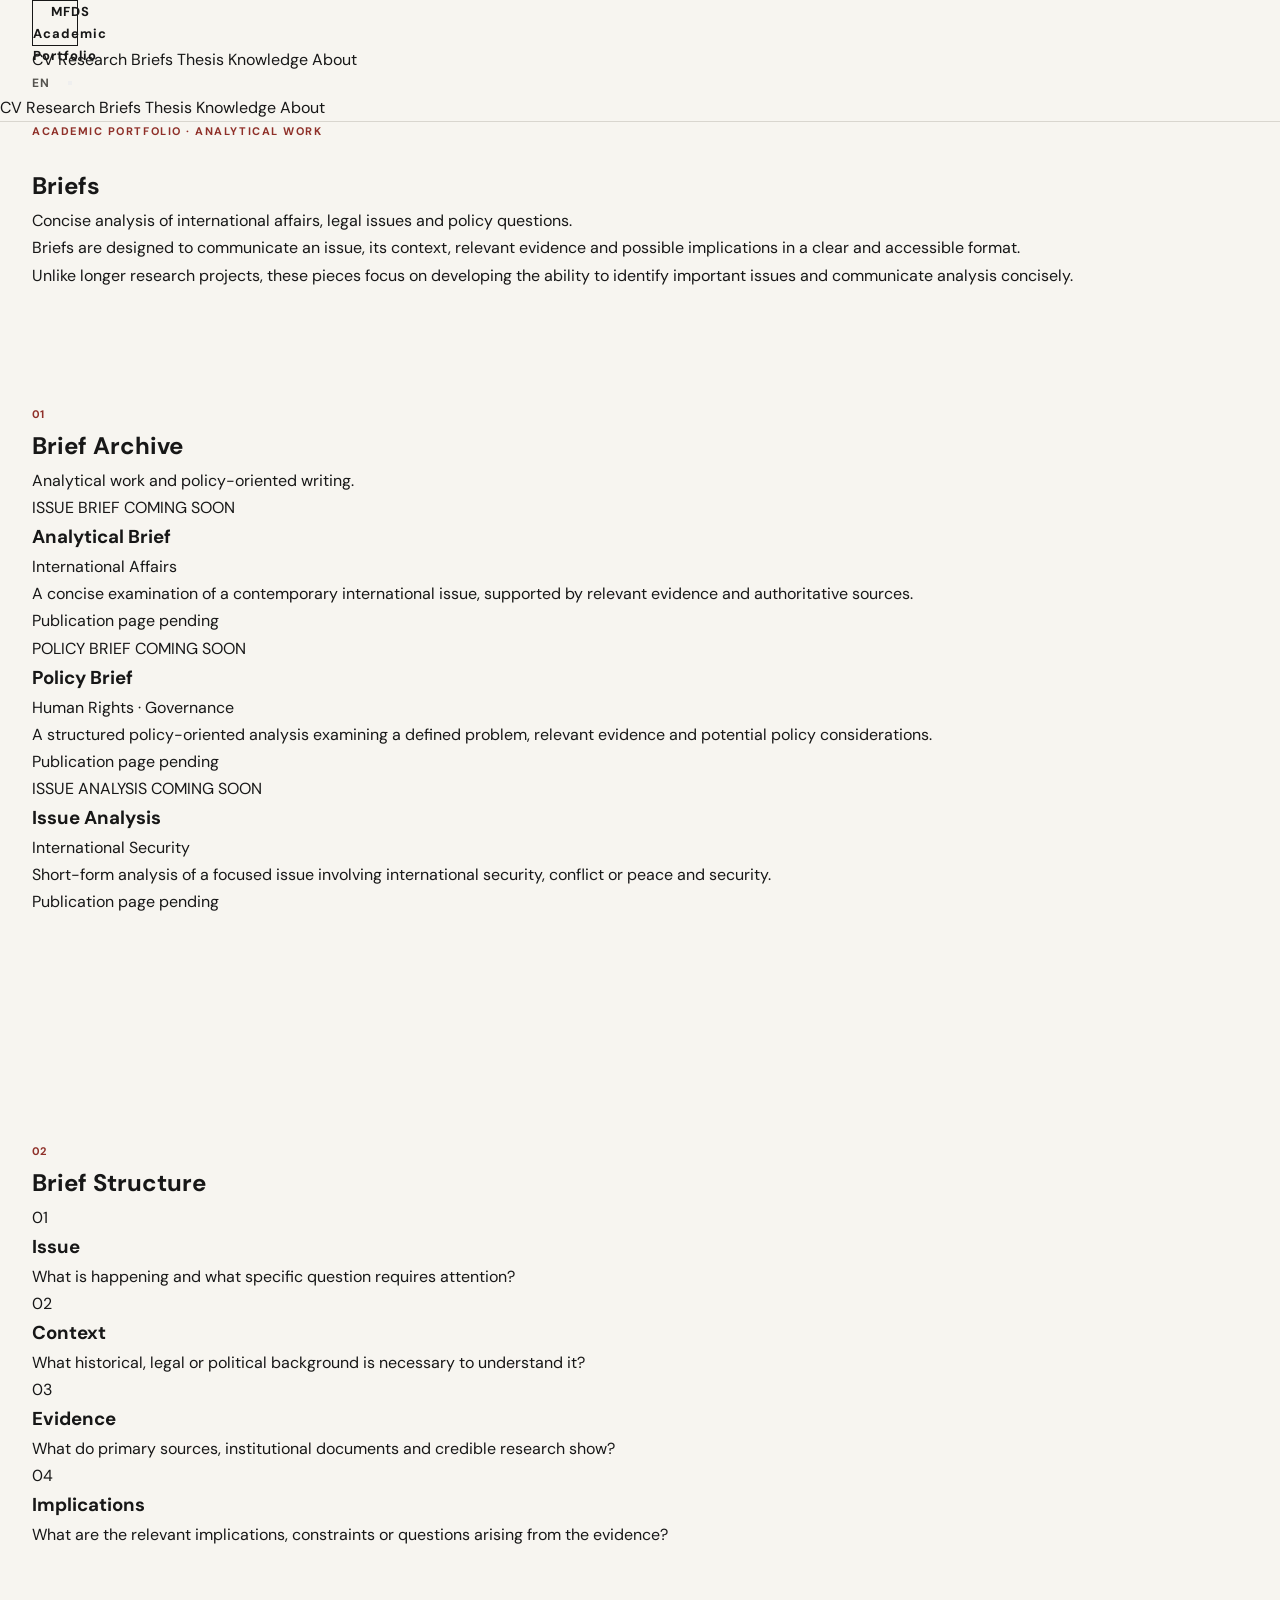
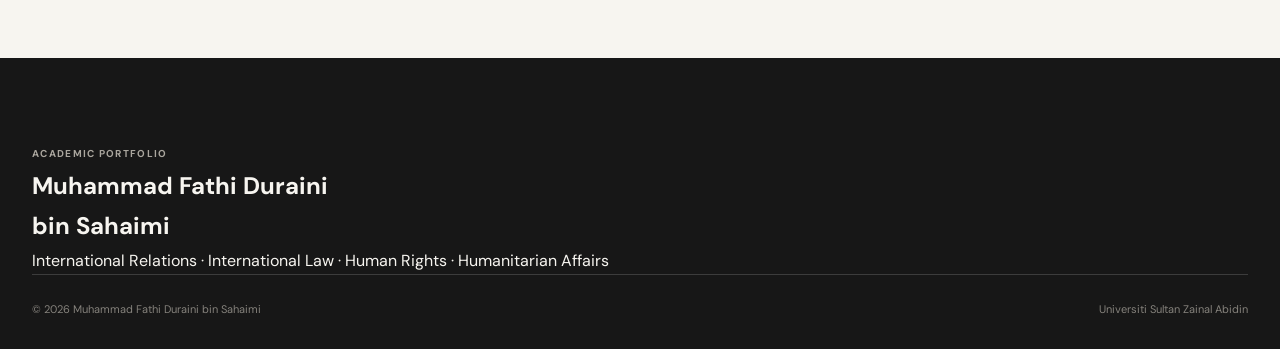
<file: brief/index.html>
<!DOCTYPE html>
<html lang="en">
<head>
    <meta charset="UTF-8">
    <meta name="viewport" content="width=device-width, initial-scale=1.0">

    <title>Briefs | Muhammad Fathi Duraini bin Sahaimi</title>

    <meta
        name="description"
        content="Analytical and policy briefs by Muhammad Fathi Duraini bin Sahaimi."
    >

    <link rel="preconnect" href="https://fonts.googleapis.com">
    <link rel="preconnect" href="https://fonts.gstatic.com" crossorigin>

    <link
        href="https://fonts.googleapis.com/css2?family=DM+Sans:wght@400;500;600;700&family=Playfair+Display:wght@500;600;700&display=swap"
        rel="stylesheet"
    >

    <link rel="stylesheet" href="../assets/css/main.css">
</head>

<body>

<header class="site-header">
    <div class="container header-inner">

        <a href="../index.html" class="site-logo">
            <span class="logo-mark">MFDS</span>
            <span class="logo-text">Academic Portfolio</span>
        </a>

        <nav class="desktop-nav" aria-label="Primary navigation">
            <a href="../index.html">CV</a>
            <a href="../research/index.html">Research</a>
            <a href="./index.html" class="active">Briefs</a>
            <a href="../thesis/index.html">Thesis</a>
            <a href="../knowledge/index.html">Knowledge</a>
            <a href="../about/index.html">About</a>
        </nav>

        <div class="header-actions">

            <button class="language-button" type="button">
                EN
            </button>

            <button
                class="mobile-menu-button"
                type="button"
                aria-label="Open navigation"
                aria-expanded="false"
            >
                <span></span>
                <span></span>
            </button>

        </div>

    </div>

    <div class="mobile-nav">
        <a href="../index.html">CV</a>
        <a href="../research/index.html">Research</a>
        <a href="./index.html">Briefs</a>
        <a href="../thesis/index.html">Thesis</a>
        <a href="../knowledge/index.html">Knowledge</a>
        <a href="../about/index.html">About</a>
    </div>
</header>


<main>

<section class="research-hero">

    <div class="container">

        <div class="eyebrow reveal-element">
            ACADEMIC PORTFOLIO · ANALYTICAL WORK
        </div>

        <h1 class="research-title reveal-element">
            Briefs
        </h1>

        <div class="research-intro-grid">

            <p class="research-lead reveal-element">
                Concise analysis of international affairs,
                legal issues and policy questions.
            </p>

            <div class="research-description reveal-element">

                <p>
                    Briefs are designed to communicate an issue,
                    its context, relevant evidence and possible
                    implications in a clear and accessible format.
                </p>

                <p>
                    Unlike longer research projects, these pieces
                    focus on developing the ability to identify
                    important issues and communicate analysis concisely.
                </p>

            </div>

        </div>

    </div>

</section>


<section class="research-archive section">

    <div class="container">

        <div class="section-heading-row">

            <div>
                <span class="section-number">01</span>

                <h2>
                    Brief Archive
                </h2>
            </div>

            <p>
                Analytical work and policy-oriented writing.
            </p>

        </div>


        <!--
            DUPLICATE THIS ARTICLE FOR EVERY
            REAL BRIEF YOU PUBLISH.
        -->

        <article class="research-entry reveal-element">

            <div class="research-entry-meta">

                <span>
                    ISSUE BRIEF
                </span>

                <span>
                    COMING SOON
                </span>

            </div>

            <div class="research-entry-main">

                <div>

                    <h3>
                        Analytical Brief
                    </h3>

                    <p class="research-entry-topic">
                        International Affairs
                    </p>

                </div>

                <div class="research-entry-description">

                    <p>
                        A concise examination of a contemporary
                        international issue, supported by relevant
                        evidence and authoritative sources.
                    </p>

                    <span class="archive-status">
                        Publication page pending
                    </span>

                </div>

            </div>

        </article>


        <article class="research-entry reveal-element">

            <div class="research-entry-meta">

                <span>
                    POLICY BRIEF
                </span>

                <span>
                    COMING SOON
                </span>

            </div>

            <div class="research-entry-main">

                <div>

                    <h3>
                        Policy Brief
                    </h3>

                    <p class="research-entry-topic">
                        Human Rights · Governance
                    </p>

                </div>

                <div class="research-entry-description">

                    <p>
                        A structured policy-oriented analysis examining
                        a defined problem, relevant evidence and
                        potential policy considerations.
                    </p>

                    <span class="archive-status">
                        Publication page pending
                    </span>

                </div>

            </div>

        </article>


        <article class="research-entry reveal-element">

            <div class="research-entry-meta">

                <span>
                    ISSUE ANALYSIS
                </span>

                <span>
                    COMING SOON
                </span>

            </div>

            <div class="research-entry-main">

                <div>

                    <h3>
                        Issue Analysis
                    </h3>

                    <p class="research-entry-topic">
                        International Security
                    </p>

                </div>

                <div class="research-entry-description">

                    <p>
                        Short-form analysis of a focused issue
                        involving international security,
                        conflict or peace and security.
                    </p>

                    <span class="archive-status">
                        Publication page pending
                    </span>

                </div>

            </div>

        </article>

    </div>

</section>


<section class="research-method section">

    <div class="container">

        <div class="method-layout">

            <div>

                <span class="section-number">02</span>

                <h2>
                    Brief Structure
                </h2>

            </div>


            <div class="method-content">

                <div class="method-item reveal-element">

                    <span>01</span>

                    <div>
                        <h3>Issue</h3>

                        <p>
                            What is happening and what specific
                            question requires attention?
                        </p>
                    </div>

                </div>


                <div class="method-item reveal-element">

                    <span>02</span>

                    <div>
                        <h3>Context</h3>

                        <p>
                            What historical, legal or political
                            background is necessary to understand it?
                        </p>
                    </div>

                </div>


                <div class="method-item reveal-element">

                    <span>03</span>

                    <div>
                        <h3>Evidence</h3>

                        <p>
                            What do primary sources, institutional
                            documents and credible research show?
                        </p>
                    </div>

                </div>


                <div class="method-item reveal-element">

                    <span>04</span>

                    <div>
                        <h3>Implications</h3>

                        <p>
                            What are the relevant implications,
                            constraints or questions arising from
                            the evidence?
                        </p>
                    </div>

                </div>

            </div>

        </div>

    </div>

</section>

</main>


<footer class="site-footer">

    <div class="container">

        <div class="footer-top">

            <div>

                <span class="footer-label">
                    ACADEMIC PORTFOLIO
                </span>

                <h2>
                    Muhammad Fathi Duraini<br>
                    bin Sahaimi
                </h2>

            </div>

            <div class="footer-note">

                <p>
                    International Relations · International Law ·
                    Human Rights · Humanitarian Affairs
                </p>

            </div>

        </div>


        <div class="footer-bottom">

            <span>
                © <span class="current-year">2026</span>
                Muhammad Fathi Duraini bin Sahaimi
            </span>

            <span>
                Universiti Sultan Zainal Abidin
            </span>

        </div>

    </div>

</footer>


<script src="../assets/js/main.js"></script>

</body>
</html>
</file>
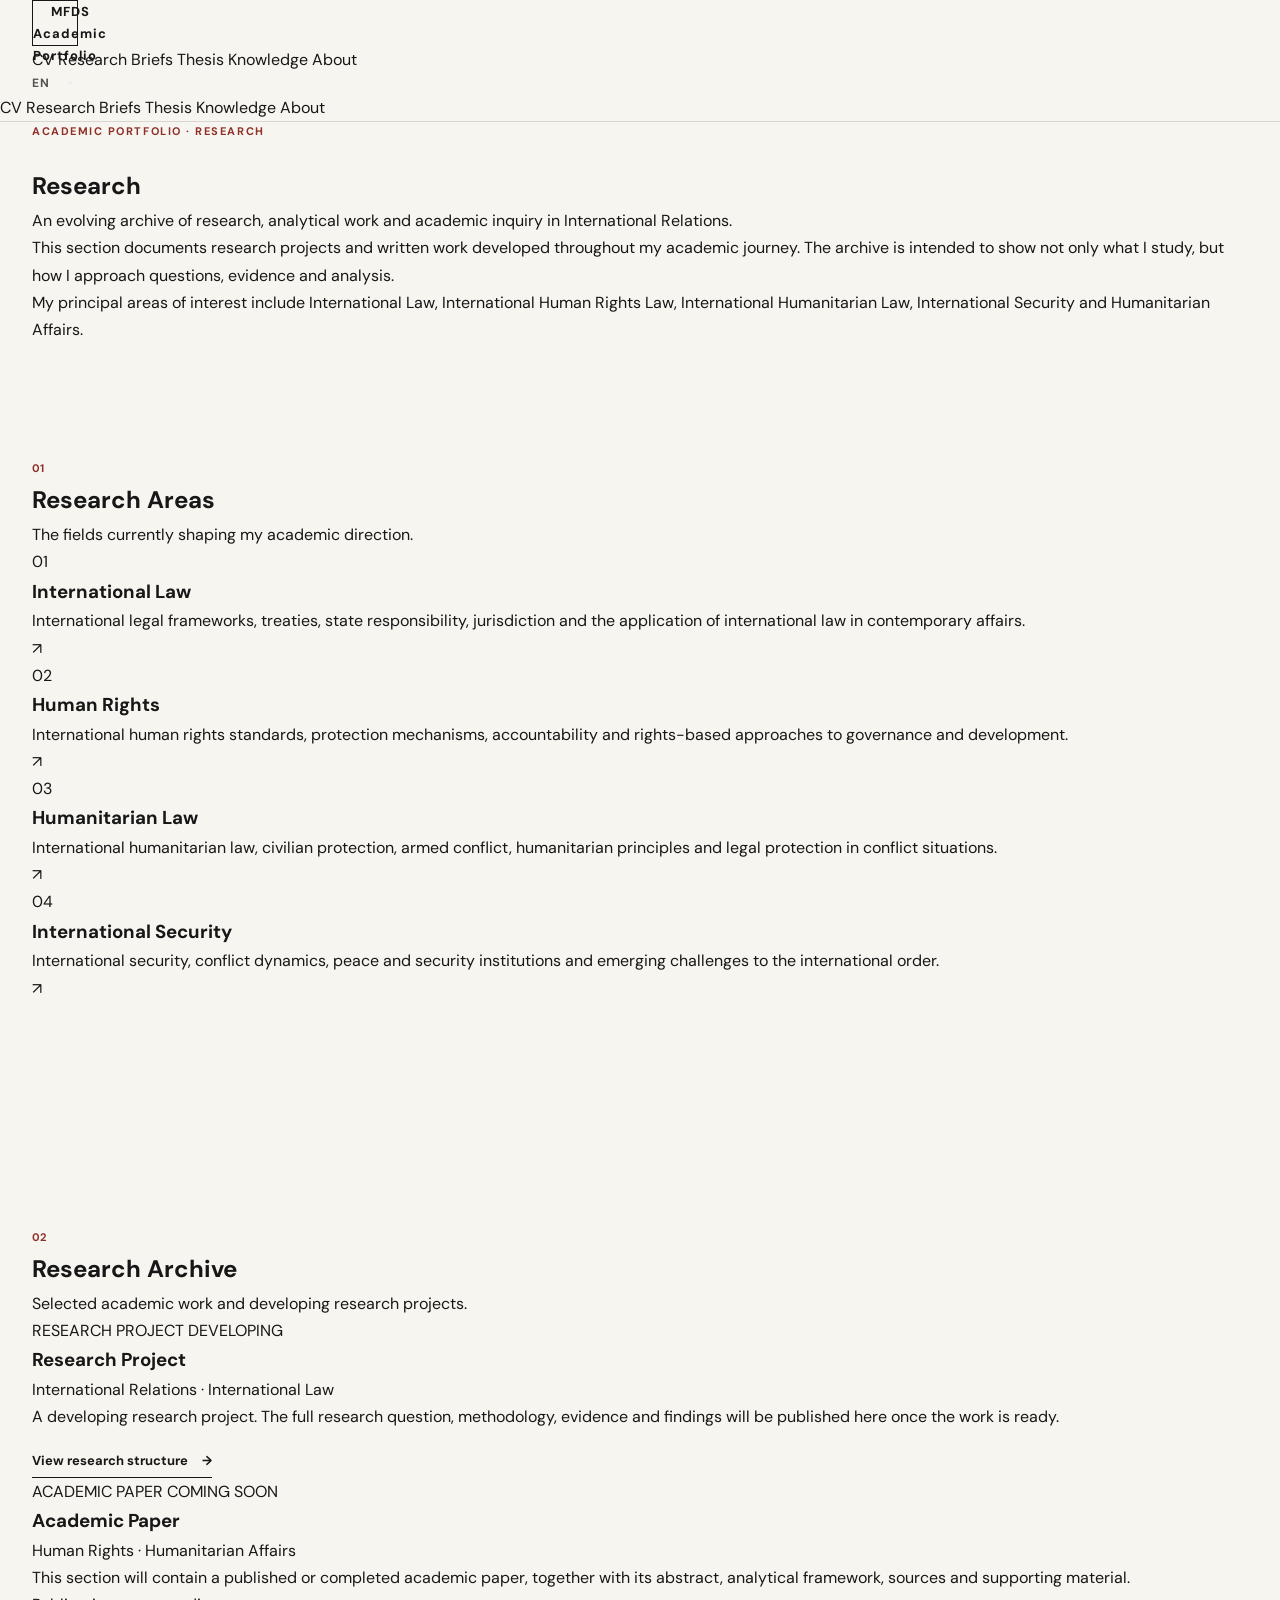
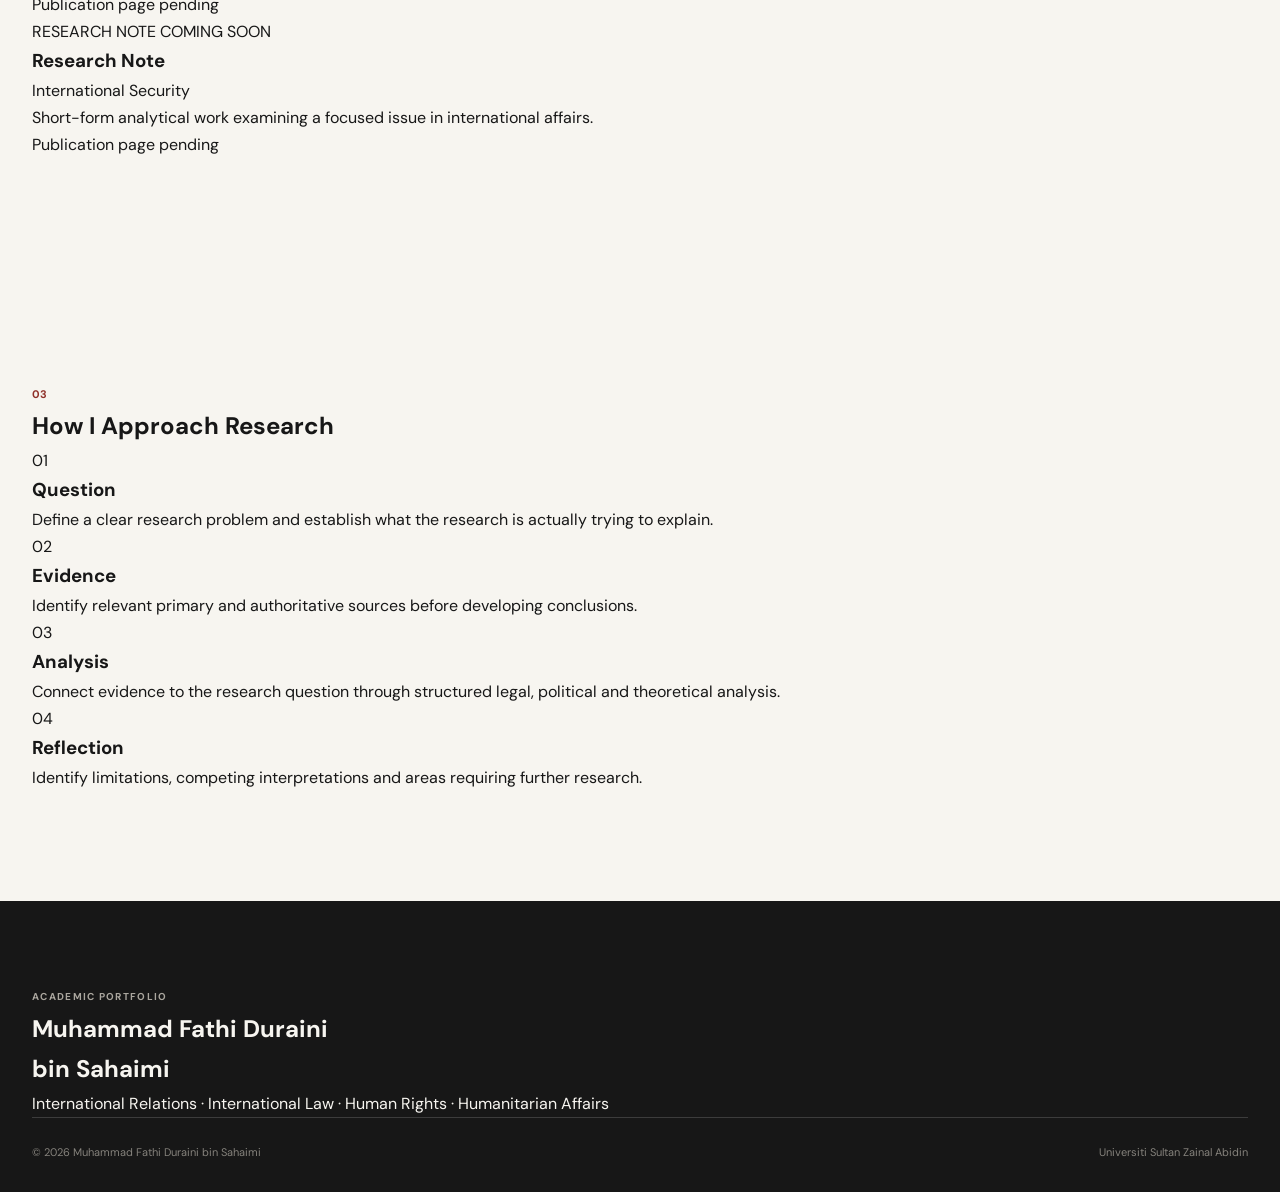
<file: research/index.html>
<!DOCTYPE html>
<html lang="en">
<head>
    <meta charset="UTF-8">

    <meta name="viewport" content="width=device-width, initial-scale=1.0">

    <title>Research | Muhammad Fathi Duraini bin Sahaimi</title>

    <meta
        name="description"
        content="Research archive of Muhammad Fathi Duraini bin Sahaimi, Bachelor of International Relations student at Universiti Sultan Zainal Abidin."
    >

    <link rel="preconnect" href="https://fonts.googleapis.com">
    <link rel="preconnect" href="https://fonts.gstatic.com" crossorigin>

    <link
        href="https://fonts.googleapis.com/css2?family=DM+Sans:wght@400;500;600;700&family=Playfair+Display:wght@500;600;700&display=swap"
        rel="stylesheet"
    >

    <link rel="stylesheet" href="../assets/css/main.css">
</head>

<body>

<!-- =========================================
     HEADER
========================================= -->

<header class="site-header">
    <div class="container header-inner">

        <a href="../index.html" class="site-logo" aria-label="Muhammad Fathi Duraini home">
            <span class="logo-mark">MFDS</span>
            <span class="logo-text">Academic Portfolio</span>
        </a>

        <nav class="desktop-nav" aria-label="Primary navigation">

            <a href="../index.html">CV</a>

            <a href="./index.html" class="active">Research</a>

            <a href="../briefs/index.html">Briefs</a>

            <a href="../thesis/index.html">Thesis</a>

            <a href="../knowledge/index.html">Knowledge</a>

            <a href="../about/index.html">About</a>

        </nav>

        <div class="header-actions">

            <button
                class="language-button"
                type="button"
                aria-label="Language"
            >
                EN
            </button>

            <button
                class="mobile-menu-button"
                type="button"
                aria-label="Open navigation"
                aria-expanded="false"
            >
                <span></span>
                <span></span>
            </button>

        </div>

    </div>

    <div class="mobile-nav">

        <a href="../index.html">CV</a>

        <a href="./index.html">Research</a>

        <a href="../briefs/index.html">Briefs</a>

        <a href="../thesis/index.html">Thesis</a>

        <a href="../knowledge/index.html">Knowledge</a>

        <a href="../about/index.html">About</a>

    </div>
</header>


<main>

<!-- =========================================
     PAGE INTRO
========================================= -->

<section class="research-hero">

    <div class="container">

        <div class="eyebrow reveal-element">
            ACADEMIC PORTFOLIO · RESEARCH
        </div>

        <h1 class="research-title reveal-element">
            Research
        </h1>

        <div class="research-intro-grid">

            <p class="research-lead reveal-element">
                An evolving archive of research, analytical work and
                academic inquiry in International Relations.
            </p>

            <div class="research-description reveal-element">

                <p>
                    This section documents research projects and written
                    work developed throughout my academic journey.
                    The archive is intended to show not only what I study,
                    but how I approach questions, evidence and analysis.
                </p>

                <p>
                    My principal areas of interest include International Law,
                    International Human Rights Law, International Humanitarian
                    Law, International Security and Humanitarian Affairs.
                </p>

            </div>

        </div>

    </div>

</section>


<!-- =========================================
     RESEARCH AREAS
========================================= -->

<section class="research-areas section">

    <div class="container">

        <div class="section-heading-row">

            <div>
                <span class="section-number">01</span>

                <h2>
                    Research Areas
                </h2>
            </div>

            <p>
                The fields currently shaping my academic direction.
            </p>

        </div>


        <div class="research-area-grid">

            <article class="research-area-card reveal-element">

                <span class="research-area-number">01</span>

                <h3>
                    International Law
                </h3>

                <p>
                    International legal frameworks, treaties,
                    state responsibility, jurisdiction and the
                    application of international law in contemporary affairs.
                </p>

                <span class="area-arrow">↗</span>

            </article>


            <article class="research-area-card reveal-element">

                <span class="research-area-number">02</span>

                <h3>
                    Human Rights
                </h3>

                <p>
                    International human rights standards, protection
                    mechanisms, accountability and rights-based approaches
                    to governance and development.
                </p>

                <span class="area-arrow">↗</span>

            </article>


            <article class="research-area-card reveal-element">

                <span class="research-area-number">03</span>

                <h3>
                    Humanitarian Law
                </h3>

                <p>
                    International humanitarian law, civilian protection,
                    armed conflict, humanitarian principles and
                    legal protection in conflict situations.
                </p>

                <span class="area-arrow">↗</span>

            </article>


            <article class="research-area-card reveal-element">

                <span class="research-area-number">04</span>

                <h3>
                    International Security
                </h3>

                <p>
                    International security, conflict dynamics,
                    peace and security institutions and emerging
                    challenges to the international order.
                </p>

                <span class="area-arrow">↗</span>

            </article>

        </div>

    </div>

</section>


<!-- =========================================
     RESEARCH ARCHIVE
========================================= -->

<section class="research-archive section">

    <div class="container">

        <div class="section-heading-row">

            <div>

                <span class="section-number">02</span>

                <h2>
                    Research Archive
                </h2>

            </div>

            <p>
                Selected academic work and developing research projects.
            </p>

        </div>


        <!--
            IMPORTANT:
            Do not invent research projects here.

            Duplicate this article whenever a real
            research project is ready to publish.
        -->

        <article class="research-entry reveal-element">

            <div class="research-entry-meta">

                <span>
                    RESEARCH PROJECT
                </span>

                <span>
                    DEVELOPING
                </span>

            </div>


            <div class="research-entry-main">

                <div>

                    <h3>
                        Research Project
                    </h3>

                    <p class="research-entry-topic">
                        International Relations · International Law
                    </p>

                </div>


                <div class="research-entry-description">

                    <p>
                        A developing research project. The full research
                        question, methodology, evidence and findings will
                        be published here once the work is ready.
                    </p>

                    <a
                        href="./publications/template.html"
                        class="text-button"
                    >
                        View research structure
                        <span>→</span>
                    </a>

                </div>

            </div>

        </article>


        <!-- SECOND ENTRY -->

        <article class="research-entry reveal-element">

            <div class="research-entry-meta">

                <span>
                    ACADEMIC PAPER
                </span>

                <span>
                    COMING SOON
                </span>

            </div>


            <div class="research-entry-main">

                <div>

                    <h3>
                        Academic Paper
                    </h3>

                    <p class="research-entry-topic">
                        Human Rights · Humanitarian Affairs
                    </p>

                </div>


                <div class="research-entry-description">

                    <p>
                        This section will contain a published or completed
                        academic paper, together with its abstract,
                        analytical framework, sources and supporting material.
                    </p>

                    <span class="archive-status">
                        Publication page pending
                    </span>

                </div>

            </div>

        </article>


        <!-- THIRD ENTRY -->

        <article class="research-entry reveal-element">

            <div class="research-entry-meta">

                <span>
                    RESEARCH NOTE
                </span>

                <span>
                    COMING SOON
                </span>

            </div>


            <div class="research-entry-main">

                <div>

                    <h3>
                        Research Note
                    </h3>

                    <p class="research-entry-topic">
                        International Security
                    </p>

                </div>


                <div class="research-entry-description">

                    <p>
                        Short-form analytical work examining a focused
                        issue in international affairs.
                    </p>

                    <span class="archive-status">
                        Publication page pending
                    </span>

                </div>

            </div>

        </article>

    </div>

</section>


<!-- =========================================
     RESEARCH METHOD
========================================= -->

<section class="research-method section">

    <div class="container">

        <div class="method-layout">

            <div>

                <span class="section-number">03</span>

                <h2>
                    How I Approach Research
                </h2>

            </div>


            <div class="method-content">

                <div class="method-item reveal-element">

                    <span>01</span>

                    <div>

                        <h3>
                            Question
                        </h3>

                        <p>
                            Define a clear research problem and establish
                            what the research is actually trying to explain.
                        </p>

                    </div>

                </div>


                <div class="method-item reveal-element">

                    <span>02</span>

                    <div>

                        <h3>
                            Evidence
                        </h3>

                        <p>
                            Identify relevant primary and authoritative
                            sources before developing conclusions.
                        </p>

                    </div>

                </div>


                <div class="method-item reveal-element">

                    <span>03</span>

                    <div>

                        <h3>
                            Analysis
                        </h3>

                        <p>
                            Connect evidence to the research question
                            through structured legal, political and
                            theoretical analysis.
                        </p>

                    </div>

                </div>


                <div class="method-item reveal-element">

                    <span>04</span>

                    <div>

                        <h3>
                            Reflection
                        </h3>

                        <p>
                            Identify limitations, competing interpretations
                            and areas requiring further research.
                        </p>

                    </div>

                </div>

            </div>

        </div>

    </div>

</section>


<!-- =========================================
     FOOTER
========================================= -->

<footer class="site-footer">

    <div class="container">

        <div class="footer-top">

            <div>

                <span class="footer-label">
                    ACADEMIC PORTFOLIO
                </span>

                <h2>
                    Muhammad Fathi Duraini<br>
                    bin Sahaimi
                </h2>

            </div>

            <div class="footer-note">

                <p>
                    International Relations · International Law ·
                    Human Rights · Humanitarian Affairs
                </p>

            </div>

        </div>


        <div class="footer-bottom">

            <span>
                © <span class="current-year">2026</span>
                Muhammad Fathi Duraini bin Sahaimi
            </span>

            <span>
                Universiti Sultan Zainal Abidin
            </span>

        </div>

    </div>

</footer>

</main>


<script src="../assets/js/main.js"></script>

</body>
</html>
</file>
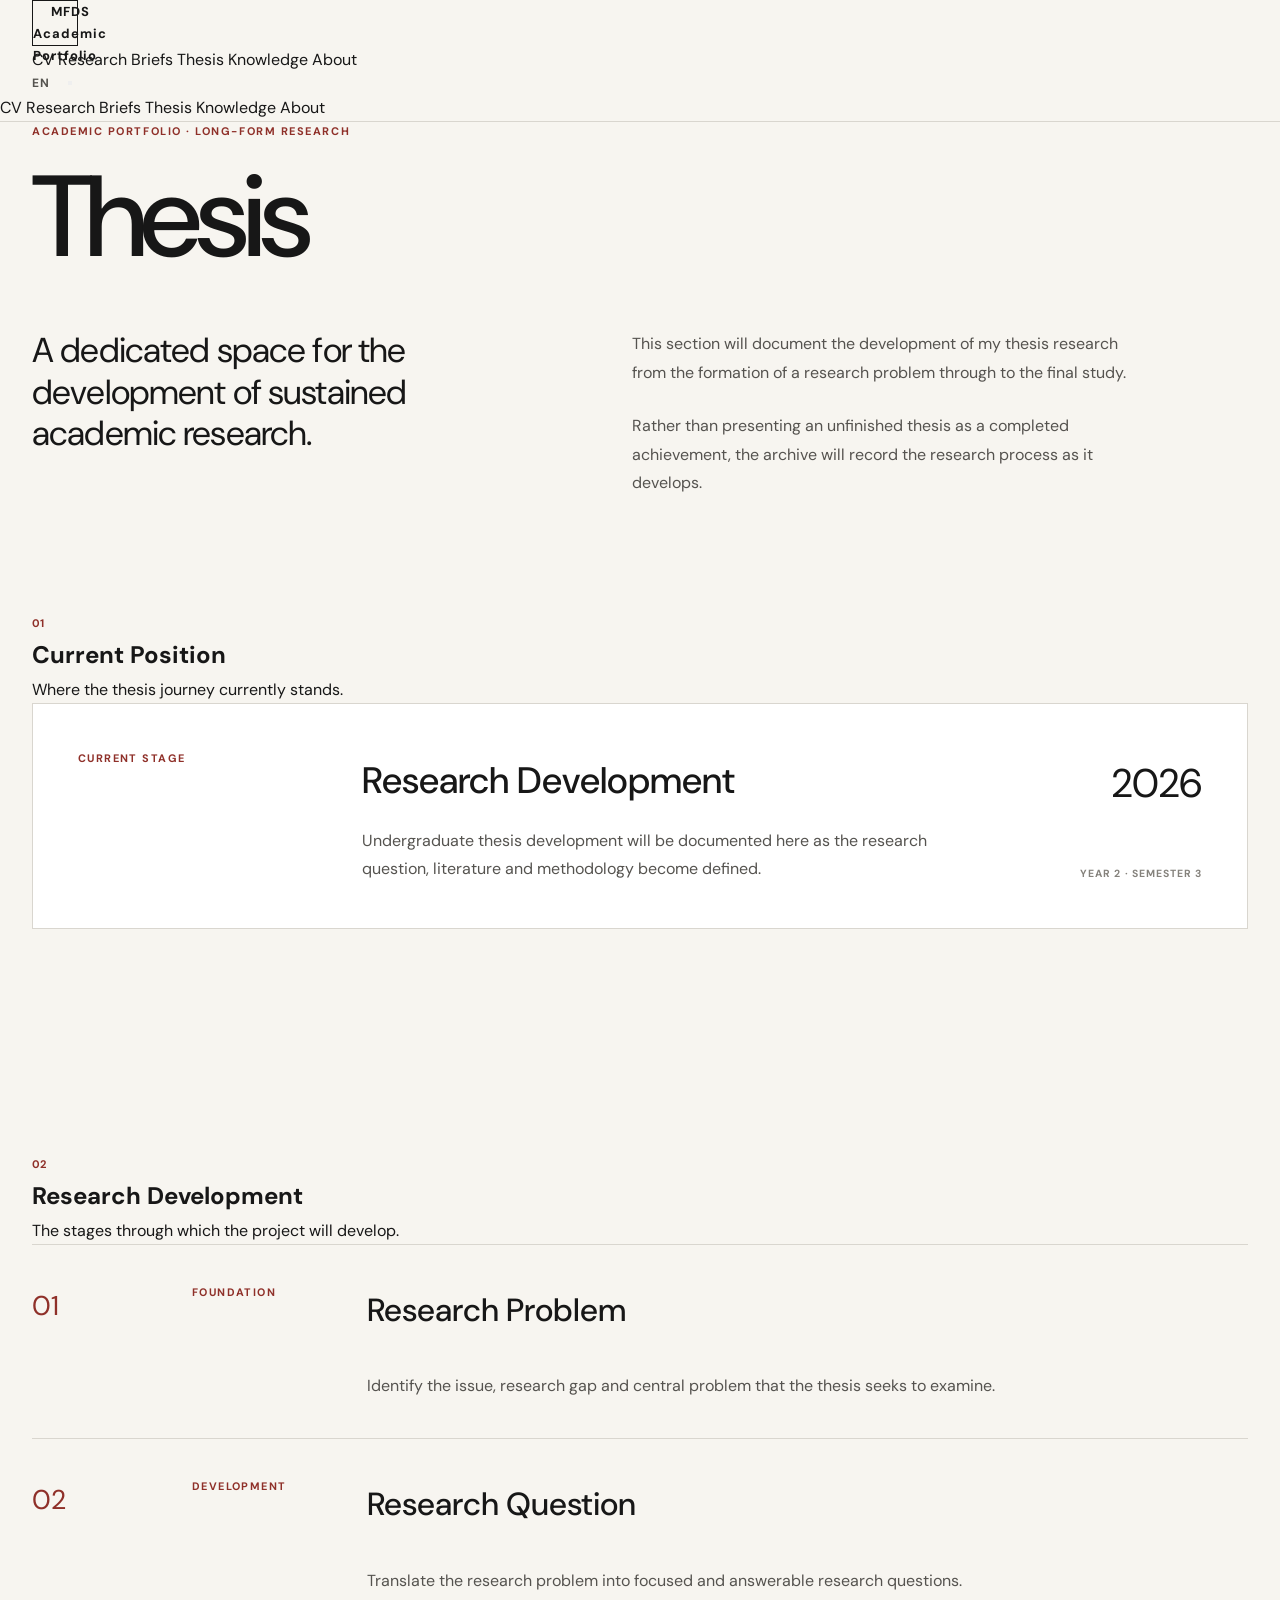
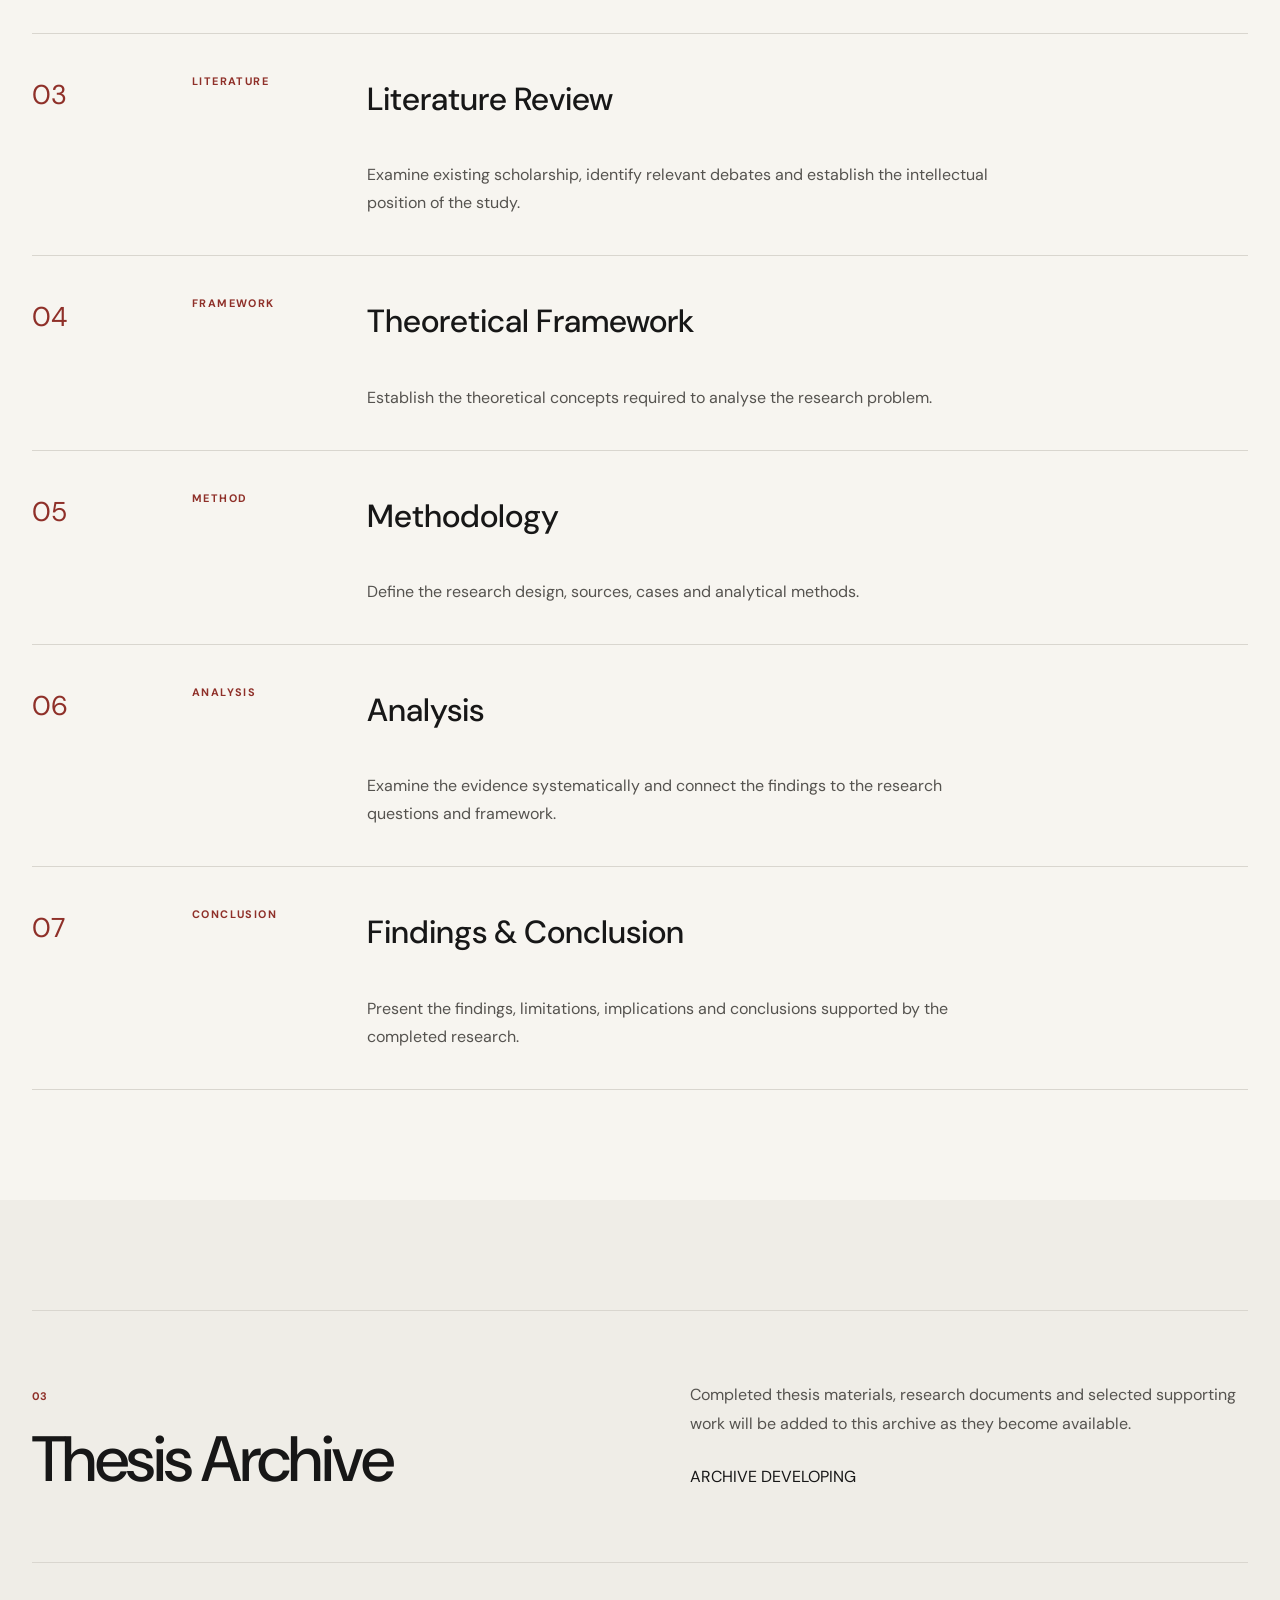
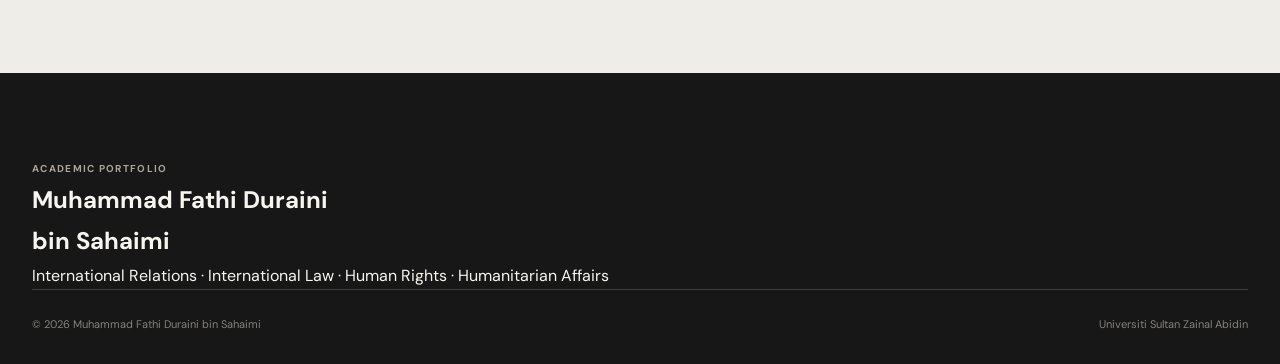
<file: thesis/index.html>
<!DOCTYPE html>
<html lang="en">

<head>

    <meta charset="UTF-8">

    <meta
        name="viewport"
        content="width=device-width, initial-scale=1.0"
    >

    <title>
        Thesis | Muhammad Fathi Duraini bin Sahaimi
    </title>

    <meta
        name="description"
        content="Thesis and long-form research development by Muhammad Fathi Duraini bin Sahaimi."
    >

    <link rel="preconnect" href="https://fonts.googleapis.com">

    <link
        rel="preconnect"
        href="https://fonts.gstatic.com"
        crossorigin
    >

    <link
        href="https://fonts.googleapis.com/css2?family=DM+Sans:wght@400;500;600;700&family=Playfair+Display:wght@500;600;700&display=swap"
        rel="stylesheet"
    >

    <link
        rel="stylesheet"
        href="../assets/css/main.css"
    >

</head>


<body>


<!-- =========================================
     HEADER
========================================= -->

<header class="site-header">

    <div class="container header-inner">

        <a
            href="../index.html"
            class="site-logo"
        >

            <span class="logo-mark">
                MFDS
            </span>

            <span class="logo-text">
                Academic Portfolio
            </span>

        </a>


        <nav
            class="desktop-nav"
            aria-label="Primary navigation"
        >

            <a href="../index.html">
                CV
            </a>

            <a href="../research/index.html">
                Research
            </a>

            <a href="../briefs/index.html">
                Briefs
            </a>

            <a
                href="./index.html"
                class="active"
            >
                Thesis
            </a>

            <a href="../knowledge/index.html">
                Knowledge
            </a>

            <a href="../about/index.html">
                About
            </a>

        </nav>


        <div class="header-actions">

            <button
                class="language-button"
                type="button"
            >
                EN
            </button>


            <button
                class="mobile-menu-button"
                type="button"
                aria-label="Open navigation"
                aria-expanded="false"
            >

                <span></span>
                <span></span>

            </button>

        </div>

    </div>


    <div class="mobile-nav">

        <a href="../index.html">
            CV
        </a>

        <a href="../research/index.html">
            Research
        </a>

        <a href="../briefs/index.html">
            Briefs
        </a>

        <a href="./index.html">
            Thesis
        </a>

        <a href="../knowledge/index.html">
            Knowledge
        </a>

        <a href="../about/index.html">
            About
        </a>

    </div>

</header>



<main>


<!-- =========================================
     THESIS HERO
========================================= -->

<section class="thesis-hero">

    <div class="container">

        <div class="eyebrow reveal-element">
            ACADEMIC PORTFOLIO · LONG-FORM RESEARCH
        </div>


        <h1 class="thesis-title reveal-element">
            Thesis
        </h1>


        <div class="thesis-intro-grid">

            <p class="thesis-lead reveal-element">

                A dedicated space for the development of
                sustained academic research.

            </p>


            <div class="thesis-description reveal-element">

                <p>

                    This section will document the development of
                    my thesis research from the formation of a
                    research problem through to the final study.

                </p>


                <p>

                    Rather than presenting an unfinished thesis
                    as a completed achievement, the archive will
                    record the research process as it develops.

                </p>

            </div>

        </div>

    </div>

</section>



<!-- =========================================
     CURRENT STATUS
========================================= -->

<section class="thesis-status section">

    <div class="container">

        <div class="section-heading-row">

            <div>

                <span class="section-number">
                    01
                </span>

                <h2>
                    Current Position
                </h2>

            </div>


            <p>
                Where the thesis journey currently stands.
            </p>

        </div>


        <div class="thesis-status-card reveal-element">

            <div class="status-label">
                CURRENT STAGE
            </div>


            <div class="status-main">

                <h3>
                    Research Development
                </h3>


                <p>

                    Undergraduate thesis development will be
                    documented here as the research question,
                    literature and methodology become defined.

                </p>

            </div>


            <div class="status-year">

                <span>
                    2026
                </span>

                <small>
                    YEAR 2 · SEMESTER 3
                </small>

            </div>

        </div>

    </div>

</section>



<!-- =========================================
     RESEARCH DEVELOPMENT
========================================= -->

<section class="thesis-development section">

    <div class="container">

        <div class="section-heading-row">

            <div>

                <span class="section-number">
                    02
                </span>

                <h2>
                    Research Development
                </h2>

            </div>


            <p>
                The stages through which the project will develop.
            </p>

        </div>


        <div class="thesis-timeline">


            <!-- 01 -->

            <article class="thesis-stage reveal-element">

                <div class="thesis-stage-number">
                    01
                </div>


                <div class="thesis-stage-content">

                    <span class="stage-status">
                        FOUNDATION
                    </span>

                    <h3>
                        Research Problem
                    </h3>

                    <p>

                        Identify the issue, research gap and
                        central problem that the thesis seeks
                        to examine.

                    </p>

                </div>

            </article>


            <!-- 02 -->

            <article class="thesis-stage reveal-element">

                <div class="thesis-stage-number">
                    02
                </div>


                <div class="thesis-stage-content">

                    <span class="stage-status">
                        DEVELOPMENT
                    </span>

                    <h3>
                        Research Question
                    </h3>

                    <p>

                        Translate the research problem into
                        focused and answerable research questions.

                    </p>

                </div>

            </article>


            <!-- 03 -->

            <article class="thesis-stage reveal-element">

                <div class="thesis-stage-number">
                    03
                </div>


                <div class="thesis-stage-content">

                    <span class="stage-status">
                        LITERATURE
                    </span>

                    <h3>
                        Literature Review
                    </h3>

                    <p>

                        Examine existing scholarship, identify
                        relevant debates and establish the
                        intellectual position of the study.

                    </p>

                </div>

            </article>


            <!-- 04 -->

            <article class="thesis-stage reveal-element">

                <div class="thesis-stage-number">
                    04
                </div>


                <div class="thesis-stage-content">

                    <span class="stage-status">
                        FRAMEWORK
                    </span>

                    <h3>
                        Theoretical Framework
                    </h3>

                    <p>

                        Establish the theoretical concepts
                        required to analyse the research problem.

                    </p>

                </div>

            </article>


            <!-- 05 -->

            <article class="thesis-stage reveal-element">

                <div class="thesis-stage-number">
                    05
                </div>


                <div class="thesis-stage-content">

                    <span class="stage-status">
                        METHOD
                    </span>

                    <h3>
                        Methodology
                    </h3>

                    <p>

                        Define the research design, sources,
                        cases and analytical methods.

                    </p>

                </div>

            </article>


            <!-- 06 -->

            <article class="thesis-stage reveal-element">

                <div class="thesis-stage-number">
                    06
                </div>


                <div class="thesis-stage-content">

                    <span class="stage-status">
                        ANALYSIS
                    </span>

                    <h3>
                        Analysis
                    </h3>

                    <p>

                        Examine the evidence systematically
                        and connect the findings to the
                        research questions and framework.

                    </p>

                </div>

            </article>


            <!-- 07 -->

            <article class="thesis-stage reveal-element">

                <div class="thesis-stage-number">
                    07
                </div>


                <div class="thesis-stage-content">

                    <span class="stage-status">
                        CONCLUSION
                    </span>

                    <h3>
                        Findings & Conclusion
                    </h3>

                    <p>

                        Present the findings, limitations,
                        implications and conclusions supported
                        by the completed research.

                    </p>

                </div>

            </article>

        </div>

    </div>

</section>



<!-- =========================================
     FUTURE THESIS ARCHIVE
========================================= -->

<section class="thesis-archive section">

    <div class="container">

        <div class="thesis-archive-box reveal-element">

            <div>

                <span class="section-number">
                    03
                </span>

                <h2>
                    Thesis Archive
                </h2>

            </div>


            <div>

                <p>

                    Completed thesis materials, research
                    documents and selected supporting work
                    will be added to this archive as they
                    become available.

                </p>


                <span class="archive-status">
                    ARCHIVE DEVELOPING
                </span>

            </div>

        </div>

    </div>

</section>



<!-- =========================================
     FOOTER
========================================= -->

<footer class="site-footer">

    <div class="container">

        <div class="footer-top">

            <div>

                <span class="footer-label">
                    ACADEMIC PORTFOLIO
                </span>

                <h2>
                    Muhammad Fathi Duraini<br>
                    bin Sahaimi
                </h2>

            </div>


            <div class="footer-note">

                <p>

                    International Relations · International Law ·
                    Human Rights · Humanitarian Affairs

                </p>

            </div>

        </div>


        <div class="footer-bottom">

            <span>

                © <span class="current-year">
                    2026
                </span>

                Muhammad Fathi Duraini bin Sahaimi

            </span>


            <span>

                Universiti Sultan Zainal Abidin

            </span>

        </div>

    </div>

</footer>



<script src="../assets/js/main.js"></script>

</body>

</html>
</file>
<file: assets/css/main.css>
/* =========================================================
   MUHAMMAD FATHI DURAINI BIN SAHAIMI
   ACADEMIC PORTFOLIO
   MAIN STYLESHEET
========================================================= */


/* =========================================================
   01. ROOT
========================================================= */

:root {

    --background: #f7f5f0;
    --surface: #ffffff;
    --surface-soft: #efede7;

    --text: #171717;
    --text-secondary: #55534f;
    --text-muted: #85827c;

    --line: #d9d6cf;

    --accent: #8f3029;
    --accent-dark: #68221d;

    --container: 1240px;

    --serif: "Playfair Display", Georgia, serif;
    --sans: "DM Sans", Arial, sans-serif;

    --transition:
        280ms cubic-bezier(.2, .7, .2, 1);

}


/* =========================================================
   02. RESET
========================================================= */

* {
    margin: 0;
    padding: 0;
    box-sizing: border-box;
}

html {
    scroll-behavior: smooth;
}

body {
    background: var(--background);
    color: var(--text);
    font-family: var(--sans);
    font-size: 16px;
    line-height: 1.7;
    overflow-x: hidden;
}

body.menu-open {
    overflow: hidden;
}

img {
    max-width: 100%;
    display: block;
}

a {
    color: inherit;
    text-decoration: none;
}

button {
    font: inherit;
}

::selection {
    background: var(--text);
    color: var(--background);
}


/* =========================================================
   03. CONTAINER
========================================================= */

.container {
    width: min(
        calc(100% - 64px),
        var(--container)
    );

    margin-inline: auto;
}


/* =========================================================
   04. HEADER
========================================================= */

.site-header {
    position: relative;
    z-index: 100;

    width: 100%;

    border-bottom: 1px solid var(--line);

    background: rgba(247, 245, 240, .96);

    backdrop-filter: blur(12px);
}

.header-container {
    width: min(
        calc(100% - 64px),
        var(--container)
    );

    min-height: 82px;

    margin-inline: auto;

    display: flex;
    align-items: center;
    justify-content: space-between;

    gap: 40px;
}


/* Logo */

.site-logo {
    width: 46px;
    height: 46px;

    display: grid;
    place-items: center;

    border: 1px solid var(--text);

    font-size: 13px;
    font-weight: 700;
    letter-spacing: .08em;

    transition:
        background var(--transition),
        color var(--transition),
        transform var(--transition);
}

.site-logo:hover {
    background: var(--text);
    color: var(--background);
    transform: rotate(-3deg);
}


/* Desktop Navigation */

.desktop-navigation {
    display: flex;
    align-items: center;
    gap: 32px;
}

.nav-link {
    position: relative;

    padding: 8px 0;

    color: var(--text-secondary);

    font-size: 13px;
    font-weight: 600;
    letter-spacing: .03em;
    text-transform: uppercase;

    transition: color var(--transition);
}

.nav-link::after {
    content: "";

    position: absolute;
    left: 0;
    bottom: 0;

    width: 0;
    height: 1px;

    background: var(--accent);

    transition: width var(--transition);
}

.nav-link:hover,
.nav-link.active {
    color: var(--text);
}

.nav-link:hover::after,
.nav-link.active::after {
    width: 100%;
}


/* Header actions */

.header-actions {
    display: flex;
    align-items: center;
    gap: 18px;
}

.language-button {
    border: 0;
    background: transparent;

    color: var(--text-secondary);

    font-size: 12px;
    font-weight: 700;
    letter-spacing: .08em;

    cursor: pointer;
}


/* =========================================================
   05. MOBILE NAVIGATION
========================================================= */

.menu-button {
    display: none;

    width: 42px;
    height: 42px;

    border: 1px solid var(--line);
    background: transparent;

    cursor: pointer;

    flex-direction: column;
    justify-content: center;
    align-items: center;
    gap: 6px;
}

.menu-button span {
    display: block;

    width: 18px;
    height: 1px;

    background: var(--text);

    transition: transform var(--transition);
}

.mobile-navigation {
    display: none;
}


/* =========================================================
   06. HERO
========================================================= */

.hero {
    padding: 110px 0 120px;

    border-bottom: 1px solid var(--line);
}

.hero-layout {
    display: grid;

    grid-template-columns:
        minmax(0, 1.5fr)
        minmax(300px, .7fr);

    gap: 100px;

    align-items: end;
}

.eyebrow {
    margin-bottom: 26px;

    color: var(--accent);

    font-size: 11px;
    font-weight: 700;

    letter-spacing: .14em;
    text-transform: uppercase;
}

.hero-name {
    max-width: 1000px;

    font-family: var(--serif);

    font-size: clamp(
        48px,
        7vw,
        96px
    );

    line-height: .98;

    font-weight: 600;

    letter-spacing: -.045em;
}

.hero-title {
    margin-top: 38px;

    font-size: 18px;
    font-weight: 600;
}

.hero-university {
    margin-top: 4px;

    color: var(--text-secondary);

    font-size: 15px;
}

.hero-profile {
    padding-bottom: 5px;
}

.hero-profile > p {
    max-width: 420px;

    margin-bottom: 48px;

    color: var(--text-secondary);

    font-size: 17px;
    line-height: 1.8;
}

.hero-status {
    display: grid;

    gap: 20px;
}

.status-item {
    padding-top: 16px;

    border-top: 1px solid var(--line);
}

.status-item span {
    display: block;

    margin-bottom: 5px;

    color: var(--text-muted);

    font-size: 10px;
    font-weight: 700;

    letter-spacing: .12em;
}

.status-item strong {
    font-size: 14px;
    font-weight: 600;
}


/* =========================================================
   07. QUICK PROFILE
========================================================= */

.quick-profile {
    border-bottom: 1px solid var(--line);
}

.quick-profile-grid {
    display: grid;

    grid-template-columns: repeat(4, 1fr);
}

.quick-profile-grid > div {
    min-height: 110px;

    padding: 25px 28px;

    border-right: 1px solid var(--line);

    display: flex;
    flex-direction: column;
    justify-content: space-between;
}

.quick-profile-grid > div:first-child {
    border-left: 1px solid var(--line);
}

.quick-profile-grid span {
    color: var(--accent);

    font-size: 11px;
    font-weight: 700;
}

.quick-profile-grid strong {
    font-size: 13px;
    font-weight: 600;
}


/* =========================================================
   08. GENERAL SECTIONS
========================================================= */

.section {
    padding: 110px 0;
}

.section-border {
    border-top: 1px solid var(--line);
}

.section-header {
    display: flex;
    align-items: center;

    gap: 14px;

    margin-bottom: 70px;
}

.section-number {
    color: var(--accent);

    font-size: 11px;
    font-weight: 700;
}

.section-label {
    color: var(--text-muted);

    font-size: 11px;
    font-weight: 700;

    letter-spacing: .13em;
}

.two-column {
    display: grid;

    grid-template-columns:
        minmax(0, 1fr)
        minmax(300px, .9fr);

    gap: 120px;
}

.section-title {
    max-width: 700px;

    font-family: var(--serif);

    font-size: clamp(
        38px,
        5vw,
        66px
    );

    line-height: 1.08;

    font-weight: 500;

    letter-spacing: -.035em;
}

.section-content {
    max-width: 550px;
}

.section-content p {
    margin-bottom: 25px;

    color: var(--text-secondary);
}

.section-content .large-text {
    color: var(--text);

    font-size: 20px;
    line-height: 1.65;
}


/* =========================================================
   09. TEXT BUTTON
========================================================= */

.text-button {
    display: inline-flex;
    align-items: center;

    gap: 14px;

    margin-top: 20px;

    color: var(--text);

    font-size: 13px;
    font-weight: 700;

    border-bottom: 1px solid var(--text);

    padding-bottom: 4px;

    transition:
        gap var(--transition),
        color var(--transition);
}

.text-button:hover {
    gap: 22px;
    color: var(--accent);
}


/* =========================================================
   10. EDUCATION
========================================================= */

.education-entry {
    display: grid;

    grid-template-columns: 220px 1fr;

    gap: 80px;

    padding-top: 32px;

    border-top: 1px solid var(--line);
}

.education-date {
    color: var(--text-muted);

    font-size: 13px;
}

.education-main {
    max-width: 760px;
}

.education-main h2 {
    margin-bottom: 12px;

    font-family: var(--serif);

    font-size: clamp(
        30px,
        4vw,
        52px
    );

    line-height: 1.1;

    font-weight: 500;

    letter-spacing: -.025em;
}

.education-institution {
    margin-bottom: 8px;

    font-weight: 700;
}

.education-main > p:last-child {
    color: var(--text-secondary);

    font-size: 14px;
}


/* =========================================================
   11. RESEARCH INTERESTS
========================================================= */

.interest-list {
    border-top: 1px solid var(--line);
}

.interest-item {
    min-height: 130px;

    display: grid;

    grid-template-columns: 80px 1fr 50px;

    align-items: center;

    gap: 30px;

    border-bottom: 1px solid var(--line);

    transition:
        padding var(--transition),
        background var(--transition);
}

.interest-item:hover {
    padding-left: 20px;

    background: var(--surface-soft);
}

.interest-item > span:first-child {
    color: var(--accent);

    font-size: 11px;
    font-weight: 700;
}

.interest-item h2 {
    font-family: var(--serif);

    font-size: clamp(
        30px,
        4vw,
        52px
    );

    line-height: 1.1;

    font-weight: 500;

    letter-spacing: -.03em;
}

.interest-arrow {
    color: var(--text-muted);

    font-size: 20px;

    transition:
        color var(--transition),
        transform var(--transition);
}

.interest-item:hover .interest-arrow {
    color: var(--accent);
    transform: translateX(7px);
}


/* =========================================================
   12. EXPERIENCE
========================================================= */

.experience-list {
    border-top: 1px solid var(--line);
}

.experience-entry {
    display: grid;

    grid-template-columns: 220px 1fr;

    gap: 80px;

    padding: 35px 0;

    border-bottom: 1px solid var(--line);
}

.experience-date {
    color: var(--text-muted);

    font-size: 13px;
}

.experience-entry h2 {
    margin-bottom: 7px;

    font-family: var(--serif);

    font-size: 34px;

    line-height: 1.2;

    font-weight: 500;
}

.experience-entry p {
    color: var(--text-secondary);

    font-size: 14px;
}


/* =========================================================
   13. SELECTED WORK
========================================================= */

.work-introduction {
    display: grid;

    grid-template-columns:
        minmax(0, 1fr)
        minmax(250px, .5fr);

    gap: 100px;

    align-items: end;

    margin-bottom: 70px;
}

.work-introduction > p {
    color: var(--text-secondary);

    font-size: 15px;
}

.work-grid {
    display: grid;

    grid-template-columns: repeat(2, 1fr);

    border-top: 1px solid var(--line);
    border-left: 1px solid var(--line);
}

.work-card {
    min-height: 330px;

    padding: 35px;

    border-right: 1px solid var(--line);
    border-bottom: 1px solid var(--line);

    display: flex;
    flex-direction: column;

    transition:
        background var(--transition),
        transform var(--transition);
}

.work-card:hover {
    background: var(--surface);

    transform: translateY(-4px);
}

.work-number {
    color: var(--accent);

    font-size: 11px;
    font-weight: 700;
}

.work-card h3 {
    margin-top: auto;

    margin-bottom: 15px;

    font-family: var(--serif);

    font-size: 38px;

    line-height: 1.1;

    font-weight: 500;

    letter-spacing: -.025em;
}

.work-card p {
    max-width: 400px;

    margin-bottom: 30px;

    color: var(--text-secondary);

    font-size: 14px;
}

.work-link {
    color: var(--text);

    font-size: 12px;
    font-weight: 700;
}

.work-card:hover .work-link {
    color: var(--accent);
}


/* =========================================================
   14. DEVELOPMENT
========================================================= */

.development-list {
    border-top: 1px solid var(--line);
}

.development-row {
    display: grid;

    grid-template-columns: 260px 1fr;

    gap: 50px;

    padding: 25px 0;

    border-bottom: 1px solid var(--line);
}

.development-row span {
    color: var(--text-muted);

    font-size: 13px;
}

.development-row strong {
    font-size: 15px;
    font-weight: 600;
}


/* =========================================================
   15. DIRECTION
========================================================= */

.direction {
    padding: 150px 0;

    border-top: 1px solid var(--line);

    background: var(--text);

    color: var(--background);
}

.direction .eyebrow {
    color: #c78379;
}

.direction h2 {
    max-width: 1000px;

    font-family: var(--serif);

    font-size: clamp(
        40px,
        6vw,
        78px
    );

    line-height: 1.05;

    font-weight: 500;

    letter-spacing: -.035em;
}

.direction h2 em {
    color: #c78379;

    font-style: normal;
}

.direction p:last-child {
    max-width: 500px;

    margin-top: 35px;

    color: #c4c1bb;

    font-size: 15px;
}


/* =========================================================
   16. FOOTER
========================================================= */

.site-footer {
    padding: 80px 0 30px;

    background: var(--text);

    color: var(--background);
}

.footer-main {
    display: grid;

    grid-template-columns:
        minmax(0, 1fr)
        250px;

    gap: 80px;

    padding-bottom: 80px;
}

.footer-label {
    margin-bottom: 20px;

    color: #aaa69e;

    font-size: 10px;
    font-weight: 700;

    letter-spacing: .13em;
}

.footer-main h2 {
    max-width: 750px;

    font-family: var(--serif);

    font-size: clamp(
        34px,
        5vw,
        64px
    );

    line-height: 1.05;

    font-weight: 500;

    letter-spacing: -.035em;
}

.footer-main > div:first-child > p:last-child {
    margin-top: 25px;

    color: #aaa69e;

    font-size: 14px;
}

.footer-navigation {
    display: flex;
    flex-direction: column;

    gap: 12px;

    padding-top: 10px;
}

.footer-navigation a {
    color: #d1cec7;

    font-size: 13px;

    transition:
        color var(--transition),
        transform var(--transition);
}

.footer-navigation a:hover {
    color: #ffffff;

    transform: translateX(5px);
}

.footer-bottom {
    padding-top: 25px;

    border-top: 1px solid #3c3c3c;

    display: flex;
    justify-content: space-between;

    color: #85827c;

    font-size: 11px;
}


/* =========================================================
   17. RESPONSIVE TABLET
========================================================= */

@media (max-width: 1000px) {

    .desktop-navigation {
        gap: 18px;
    }

    .hero-layout {
        grid-template-columns: 1fr;

        gap: 70px;
    }

    .hero-profile {
        max-width: 600px;
    }

    .two-column {
        gap: 60px;
    }

    .education-entry,
    .experience-entry {
        grid-template-columns: 160px 1fr;

        gap: 40px;
    }

    .work-introduction {
        gap: 50px;
    }

}


/* =========================================================
   18. MOBILE
========================================================= */

@media (max-width: 760px) {

    .container,
    .header-container {
        width: min(
            calc(100% - 40px),
            var(--container)
        );
    }


    /* Header */

    .site-header {
        position: sticky;
        top: 0;
    }

    .header-container {
        min-height: 70px;
    }

    .desktop-navigation {
        display: none;
    }

    .menu-button {
        display: flex;
    }


    /* Mobile navigation */

    .mobile-navigation {
        position: fixed;

        inset: 70px 0 0;

        z-index: 90;

        display: block;

        background: var(--background);

        transform: translateY(-110%);

        transition:
            transform 400ms cubic-bezier(.2, .7, .2, 1);
    }

    .mobile-navigation.open {
        transform: translateY(0);
    }

    .mobile-navigation-inner {
        width: min(
            calc(100% - 40px),
            var(--container)
        );

        margin-inline: auto;

        padding: 30px 0;
    }

    .mobile-navigation a {
        display: block;

        padding: 20px 0;

        border-bottom: 1px solid var(--line);

        font-family: var(--serif);

        font-size: 32px;

        transition:
            color var(--transition),
            padding var(--transition);
    }

    .mobile-navigation a:hover {
        padding-left: 8px;

        color: var(--accent);
    }


    /* Hero */

    .hero {
        padding: 75px 0 80px;
    }

    .hero-name {
        font-size: clamp(
            42px,
            12vw,
            68px
        );
    }

    .hero-profile > p {
        font-size: 16px;
    }


    /* Quick profile */

    .quick-profile-grid {
        grid-template-columns: repeat(2, 1fr);
    }

    .quick-profile-grid > div {
        min-height: 100px;

        padding: 20px;
    }

    .quick-profile-grid > div:nth-child(3) {
        border-left: 1px solid var(--line);
    }


    /* Sections */

    .section {
        padding: 80px 0;
    }

    .section-header {
        margin-bottom: 50px;
    }

    .two-column {
        grid-template-columns: 1fr;

        gap: 45px;
    }

    .section-title {
        font-size: 42px;
    }

    .section-content .large-text {
        font-size: 18px;
    }


    /* Education */

    .education-entry {
        grid-template-columns: 1fr;

        gap: 15px;
    }

    .education-main h2 {
        font-size: 36px;
    }


    /* Interests */

    .interest-item {
        min-height: 105px;

        grid-template-columns: 40px 1fr 25px;

        gap: 15px;
    }

    .interest-item h2 {
        font-size: 29px;
    }

    .interest-item:hover {
        padding-left: 10px;
    }


    /* Experience */

    .experience-entry {
        grid-template-columns: 1fr;

        gap: 10px;
    }

    .experience-entry h2 {
        font-size: 30px;
    }


    /* Work */

    .work-introduction {
        grid-template-columns: 1fr;

        gap: 25px;

        margin-bottom: 50px;
    }

    .work-grid {
        grid-template-columns: 1fr;
    }

    .work-card {
        min-height: 280px;
    }


    /* Development */

    .development-row {
        grid-template-columns: 1fr;

        gap: 8px;
    }


    /* Direction */

    .direction {
        padding: 100px 0;
    }


    /* Footer */

    .footer-main {
        grid-template-columns: 1fr;

        gap: 50px;

        padding-bottom: 60px;
    }

    .footer-bottom {
        flex-direction: column;

        gap: 8px;
    }

}


/* =========================================================
   19. SMALL MOBILE
========================================================= */

@media (max-width: 430px) {

    .container,
    .header-container {
        width: calc(100% - 32px);
    }

    .hero {
        padding-top: 60px;
    }

    .hero-name {
        font-size: 40px;
    }

    .section-title {
        font-size: 36px;
    }

    .interest-item {
        grid-template-columns: 30px 1fr;
    }

    .interest-arrow {
        display: none;
    }

    .work-card {
        padding: 25px;
    }

    .work-card h3 {
        font-size: 32px;
    }

}


/* =========================================================
   20. ACCESSIBILITY
========================================================= */

:focus-visible {
    outline: 2px solid var(--accent);
    outline-offset: 4px;
}


/* =========================================================
   21. REDUCED MOTION
========================================================= */

@media (prefers-reduced-motion: reduce) {

    html {
        scroll-behavior: auto;
    }

    *,
    *::before,
    *::after {
        animation-duration: .01ms !important;
        animation-iteration-count: 1 !important;
        transition-duration: .01ms !important;
    }

}<!DOCTYPE html>
<html lang="en">
<head>
    <meta charset="UTF-8">

    <meta name="viewport" content="width=device-width, initial-scale=1.0">

    <title>Research | Muhammad Fathi Duraini bin Sahaimi</title>

    <meta
        name="description"
        content="Research archive of Muhammad Fathi Duraini bin Sahaimi, Bachelor of International Relations student at Universiti Sultan Zainal Abidin."
    >

    <link rel="preconnect" href="https://fonts.googleapis.com">
    <link rel="preconnect" href="https://fonts.gstatic.com" crossorigin>

    <link
        href="https://fonts.googleapis.com/css2?family=DM+Sans:wght@400;500;600;700&family=Playfair+Display:wght@500;600;700&display=swap"
        rel="stylesheet"
    >

    <link rel="stylesheet" href="../assets/css/main.css">
</head>

<body>

<!-- =========================================
     HEADER
========================================= -->

<header class="site-header">
    <div class="container header-inner">

        <a href="../index.html" class="site-logo" aria-label="Muhammad Fathi Duraini home">
            <span class="logo-mark">MFDS</span>
            <span class="logo-text">Academic Portfolio</span>
        </a>

        <nav class="desktop-nav" aria-label="Primary navigation">

            <a href="../index.html">CV</a>

            <a href="./index.html" class="active">Research</a>

            <a href="../briefs/index.html">Briefs</a>

            <a href="../thesis/index.html">Thesis</a>

            <a href="../knowledge/index.html">Knowledge</a>

            <a href="../about/index.html">About</a>

        </nav>

        <div class="header-actions">

            <button
                class="language-button"
                type="button"
                aria-label="Language"
            >
                EN
            </button>

            <button
                class="mobile-menu-button"
                type="button"
                aria-label="Open navigation"
                aria-expanded="false"
            >
                <span></span>
                <span></span>
            </button>

        </div>

    </div>

    <div class="mobile-nav">

        <a href="../index.html">CV</a>

        <a href="./index.html">Research</a>

        <a href="../briefs/index.html">Briefs</a>

        <a href="../thesis/index.html">Thesis</a>

        <a href="../knowledge/index.html">Knowledge</a>

        <a href="../about/index.html">About</a>

    </div>
</header>


<main>

<!-- =========================================
     PAGE INTRO
========================================= -->

<section class="research-hero">

    <div class="container">

        <div class="eyebrow reveal-element">
            ACADEMIC PORTFOLIO · RESEARCH
        </div>

        <h1 class="research-title reveal-element">
            Research
        </h1>

        <div class="research-intro-grid">

            <p class="research-lead reveal-element">
                An evolving archive of research, analytical work and
                academic inquiry in International Relations.
            </p>

            <div class="research-description reveal-element">

                <p>
                    This section documents research projects and written
                    work developed throughout my academic journey.
                    The archive is intended to show not only what I study,
                    but how I approach questions, evidence and analysis.
                </p>

                <p>
                    My principal areas of interest include International Law,
                    International Human Rights Law, International Humanitarian
                    Law, International Security and Humanitarian Affairs.
                </p>

            </div>

        </div>

    </div>

</section>


<!-- =========================================
     RESEARCH AREAS
========================================= -->

<section class="research-areas section">

    <div class="container">

        <div class="section-heading-row">

            <div>
                <span class="section-number">01</span>

                <h2>
                    Research Areas
                </h2>
            </div>

            <p>
                The fields currently shaping my academic direction.
            </p>

        </div>


        <div class="research-area-grid">

            <article class="research-area-card reveal-element">

                <span class="research-area-number">01</span>

                <h3>
                    International Law
                </h3>

                <p>
                    International legal frameworks, treaties,
                    state responsibility, jurisdiction and the
                    application of international law in contemporary affairs.
                </p>

                <span class="area-arrow">↗</span>

            </article>


            <article class="research-area-card reveal-element">

                <span class="research-area-number">02</span>

                <h3>
                    Human Rights
                </h3>

                <p>
                    International human rights standards, protection
                    mechanisms, accountability and rights-based approaches
                    to governance and development.
                </p>

                <span class="area-arrow">↗</span>

            </article>


            <article class="research-area-card reveal-element">

                <span class="research-area-number">03</span>

                <h3>
                    Humanitarian Law
                </h3>

                <p>
                    International humanitarian law, civilian protection,
                    armed conflict, humanitarian principles and
                    legal protection in conflict situations.
                </p>

                <span class="area-arrow">↗</span>

            </article>


            <article class="research-area-card reveal-element">

                <span class="research-area-number">04</span>

                <h3>
                    International Security
                </h3>

                <p>
                    International security, conflict dynamics,
                    peace and security institutions and emerging
                    challenges to the international order.
                </p>

                <span class="area-arrow">↗</span>

            </article>

        </div>

    </div>

</section>


<!-- =========================================
     RESEARCH ARCHIVE
========================================= -->

<section class="research-archive section">

    <div class="container">

        <div class="section-heading-row">

            <div>

                <span class="section-number">02</span>

                <h2>
                    Research Archive
                </h2>

            </div>

            <p>
                Selected academic work and developing research projects.
            </p>

        </div>


        <!--
            IMPORTANT:
            Do not invent research projects here.

            Duplicate this article whenever a real
            research project is ready to publish.
        -->

        <article class="research-entry reveal-element">

            <div class="research-entry-meta">

                <span>
                    RESEARCH PROJECT
                </span>

                <span>
                    DEVELOPING
                </span>

            </div>


            <div class="research-entry-main">

                <div>

                    <h3>
                        Research Project
                    </h3>

                    <p class="research-entry-topic">
                        International Relations · International Law
                    </p>

                </div>


                <div class="research-entry-description">

                    <p>
                        A developing research project. The full research
                        question, methodology, evidence and findings will
                        be published here once the work is ready.
                    </p>

                    <a
                        href="./publications/template.html"
                        class="text-button"
                    >
                        View research structure
                        <span>→</span>
                    </a>

                </div>

            </div>

        </article>


        <!-- SECOND ENTRY -->

        <article class="research-entry reveal-element">

            <div class="research-entry-meta">

                <span>
                    ACADEMIC PAPER
                </span>

                <span>
                    COMING SOON
                </span>

            </div>


            <div class="research-entry-main">

                <div>

                    <h3>
                        Academic Paper
                    </h3>

                    <p class="research-entry-topic">
                        Human Rights · Humanitarian Affairs
                    </p>

                </div>


                <div class="research-entry-description">

                    <p>
                        This section will contain a published or completed
                        academic paper, together with its abstract,
                        analytical framework, sources and supporting material.
                    </p>

                    <span class="archive-status">
                        Publication page pending
                    </span>

                </div>

            </div>

        </article>


        <!-- THIRD ENTRY -->

        <article class="research-entry reveal-element">

            <div class="research-entry-meta">

                <span>
                    RESEARCH NOTE
                </span>

                <span>
                    COMING SOON
                </span>

            </div>


            <div class="research-entry-main">

                <div>

                    <h3>
                        Research Note
                    </h3>

                    <p class="research-entry-topic">
                        International Security
                    </p>

                </div>


                <div class="research-entry-description">

                    <p>
                        Short-form analytical work examining a focused
                        issue in international affairs.
                    </p>

                    <span class="archive-status">
                        Publication page pending
                    </span>

                </div>

            </div>

        </article>

    </div>

</section>


<!-- =========================================
     RESEARCH METHOD
========================================= -->

<section class="research-method section">

    <div class="container">

        <div class="method-layout">

            <div>

                <span class="section-number">03</span>

                <h2>
                    How I Approach Research
                </h2>

            </div>


            <div class="method-content">

                <div class="method-item reveal-element">

                    <span>01</span>

                    <div>

                        <h3>
                            Question
                        </h3>

                        <p>
                            Define a clear research problem and establish
                            what the research is actually trying to explain.
                        </p>

                    </div>

                </div>


                <div class="method-item reveal-element">

                    <span>02</span>

                    <div>

                        <h3>
                            Evidence
                        </h3>

                        <p>
                            Identify relevant primary and authoritative
                            sources before developing conclusions.
                        </p>

                    </div>

                </div>


                <div class="method-item reveal-element">

                    <span>03</span>

                    <div>

                        <h3>
                            Analysis
                        </h3>

                        <p>
                            Connect evidence to the research question
                            through structured legal, political and
                            theoretical analysis.
                        </p>

                    </div>

                </div>


                <div class="method-item reveal-element">

                    <span>04</span>

                    <div>

                        <h3>
                            Reflection
                        </h3>

                        <p>
                            Identify limitations, competing interpretations
                            and areas requiring further research.
                        </p>

                    </div>

                </div>

            </div>

        </div>

    </div>

</section>


<!-- =========================================
     FOOTER
========================================= -->

<footer class="site-footer">

    <div class="container">

        <div class="footer-top">

            <div>

                <span class="footer-label">
                    ACADEMIC PORTFOLIO
                </span>

                <h2>
                    Muhammad Fathi Duraini<br>
                    bin Sahaimi
                </h2>

            </div>

            <div class="footer-note">

                <p>
                    International Relations · International Law ·
                    Human Rights · Humanitarian Affairs
                </p>

            </div>

        </div>


        <div class="footer-bottom">

            <span>
                © <span class="current-year">2026</span>
                Muhammad Fathi Duraini bin Sahaimi
            </span>

            <span>
                Universiti Sultan Zainal Abidin
            </span>

        </div>

    </div>

</footer>

</main>


<script src="../assets/js/main.js"></script>

</body>
</html>

/* =========================================================
   THESIS PAGE
========================================================= */

.thesis-hero {
    padding: 150px 0 110px;
    border-bottom: 1px solid var(--line);
}

.thesis-title {
    margin: 18px 0 60px;

    font-family: var(--font-display);
    font-size: clamp(4.5rem, 9vw, 9rem);
    font-weight: 500;
    line-height: 0.9;

    letter-spacing: -0.055em;
}

.thesis-intro-grid {
    display: grid;
    grid-template-columns: 1fr 1fr;

    gap: 100px;
    max-width: 1100px;
}

.thesis-lead {
    font-family: var(--font-display);

    font-size: clamp(1.6rem, 2.7vw, 2.45rem);
    line-height: 1.2;

    letter-spacing: -0.025em;
}

.thesis-description {
    max-width: 540px;

    color: var(--text-secondary);

    font-size: 1rem;
    line-height: 1.8;
}

.thesis-description p + p {
    margin-top: 24px;
}


/* Current Status */

.thesis-status-card {
    display: grid;

    grid-template-columns: 0.7fr 1.7fr 0.6fr;

    gap: 40px;

    padding: 45px;

    border: 1px solid var(--line);

    background: var(--surface);
}

.status-label,
.stage-status {
    color: var(--accent);

    font-size: 0.68rem;
    font-weight: 700;

    letter-spacing: 0.13em;
}

.status-main h3 {
    margin-bottom: 15px;

    font-family: var(--font-display);

    font-size: 2.3rem;
    font-weight: 500;
}

.status-main p {
    max-width: 600px;

    color: var(--text-secondary);

    line-height: 1.75;
}

.status-year {
    display: flex;
    flex-direction: column;

    justify-content: space-between;

    text-align: right;
}

.status-year span {
    font-family: var(--font-display);

    font-size: 2.5rem;
}

.status-year small {
    color: var(--text-muted);

    font-size: 0.65rem;
    font-weight: 700;

    letter-spacing: 0.1em;
}


/* Thesis Timeline */

.thesis-timeline {
    position: relative;

    border-top: 1px solid var(--line);
}

.thesis-stage {
    display: grid;

    grid-template-columns: 110px 1fr;

    gap: 50px;

    padding: 38px 0;

    border-bottom: 1px solid var(--line);

    transition:
        padding-left 0.3s ease,
        background-color 0.3s ease;
}

.thesis-stage:hover {
    padding-left: 15px;
}

.thesis-stage-number {
    font-family: var(--font-display);

    font-size: 1.7rem;

    color: var(--accent);
}

.thesis-stage-content {
    display: grid;

    grid-template-columns: 150px 1fr;

    gap: 25px;
}

.thesis-stage-content .stage-status {
    align-self: start;
}

.thesis-stage-content h3 {
    margin-bottom: 10px;

    font-family: var(--font-display);

    font-size: 2rem;
    font-weight: 500;
}

.thesis-stage-content p {
    grid-column: 2;

    max-width: 650px;

    color: var(--text-secondary);

    line-height: 1.75;
}


/* Thesis Archive */

.thesis-archive {
    background: var(--surface-soft);
}

.thesis-archive-box {
    display: grid;

    grid-template-columns: 1fr 1fr;

    gap: 100px;

    padding: 70px 0;

    border-top: 1px solid var(--line);
    border-bottom: 1px solid var(--line);
}

.thesis-archive-box h2 {
    margin-top: 20px;

    font-family: var(--font-display);

    font-size: clamp(2.5rem, 5vw, 4.5rem);

    font-weight: 500;
    line-height: 1;

    letter-spacing: -0.04em;
}

.thesis-archive-box p {
    max-width: 550px;

    margin-bottom: 25px;

    color: var(--text-secondary);

    line-height: 1.8;
}


/* Thesis Responsive */

@media (max-width: 900px) {

    .thesis-hero {
        padding: 120px 0 80px;
    }

    .thesis-intro-grid {
        grid-template-columns: 1fr;
        gap: 45px;
    }

    .thesis-status-card {
        grid-template-columns: 1fr;

        gap: 30px;

        padding: 30px;
    }

    .status-year {
        text-align: left;

        gap: 8px;
    }

    .thesis-stage {
        grid-template-columns: 55px 1fr;

        gap: 25px;
    }

    .thesis-stage-content {
        display: block;
    }

    .thesis-stage-content .stage-status {
        display: block;
        margin-bottom: 12px;
    }

    .thesis-stage-content h3 {
        margin-bottom: 12px;
    }

    .thesis-stage-content p {
        margin-top: 0;
    }

    .thesis-archive-box {
        grid-template-columns: 1fr;

        gap: 40px;
    }

}


@media (max-width: 650px) {

    .thesis-title {
        font-size: clamp(3.8rem, 18vw, 6rem);
    }

    .thesis-stage {
        grid-template-columns: 40px 1fr;

        gap: 18px;

        padding: 28px 0;
    }

    .thesis-stage-number {
        font-size: 1.3rem;
    }

    .thesis-stage-content h3 {
        font-size: 1.7rem;
    }

    .thesis-archive-box {
        padding: 50px 0;
    }

}

/* =========================================================
   CV PAGE
========================================================= */

.cv-hero {
  padding: 150px 0 90px;
  border-bottom: 1px solid var(--line);
  background: var(--background);
}

.cv-hero-label {
  font-size: 0.75rem;
  font-weight: 700;
  letter-spacing: 0.16em;
  text-transform: uppercase;
  color: var(--accent);
  margin-bottom: 30px;
}

.cv-title {
  max-width: 1000px;
  margin: 0;
  font-family: var(--font-serif);
  font-size: clamp(3.5rem, 8vw, 8.5rem);
  line-height: 0.92;
  letter-spacing: -0.045em;
  font-weight: 600;
}

.cv-title em {
  font-style: italic;
  font-weight: 500;
}

.cv-hero-meta {
  display: grid;
  grid-template-columns: repeat(3, 1fr);
  gap: 30px;
  margin-top: 80px;
  max-width: 1000px;
}

.cv-hero-meta div {
  padding-top: 18px;
  border-top: 1px solid var(--line);
}

.cv-hero-meta span {
  display: block;
  margin-bottom: 9px;
  color: var(--muted);
  font-size: 0.7rem;
  letter-spacing: 0.12em;
  text-transform: uppercase;
}

.cv-hero-meta strong {
  display: block;
  max-width: 270px;
  font-size: 0.95rem;
  line-height: 1.5;
  font-weight: 600;
}


/* CV MAIN */

.cv-main {
  padding: 100px 0 140px;
}

.cv-layout {
  display: grid;
  grid-template-columns: 250px minmax(0, 1fr);
  gap: 90px;
}


/* SIDEBAR */

.cv-sidebar {
  position: sticky;
  top: 110px;
  align-self: start;
}

.cv-sidebar-block {
  padding: 0 0 30px;
  margin-bottom: 30px;
  border-bottom: 1px solid var(--line);
}

.cv-side-label {
  display: block;
  margin-bottom: 17px;
  color: var(--accent);
  font-size: 0.7rem;
  font-weight: 700;
  letter-spacing: 0.12em;
  text-transform: uppercase;
}

.cv-sidebar ul {
  list-style: none;
  margin: 0;
  padding: 0;
}

.cv-sidebar li {
  margin-bottom: 9px;
  color: var(--secondary);
  font-size: 0.88rem;
  line-height: 1.45;
}

.cv-sidebar a {
  display: block;
  margin-bottom: 9px;
  color: var(--secondary);
  font-size: 0.88rem;
  text-decoration: none;
  transition: color 0.25s ease;
}

.cv-sidebar a:hover {
  color: var(--accent);
}


/* CONTENT */

.cv-content {
  min-width: 0;
  max-width: 850px;
}

.cv-section {
  padding-bottom: 95px;
  margin-bottom: 95px;
  border-bottom: 1px solid var(--line);
}

.cv-section:last-of-type {
  margin-bottom: 0;
}

.cv-section-heading {
  display: grid;
  grid-template-columns: 45px 1fr;
  gap: 20px;
  align-items: baseline;
  margin-bottom: 42px;
}

.cv-section-heading > span {
  color: var(--accent);
  font-family: var(--font-serif);
  font-size: 1.1rem;
}

.cv-section-heading h2 {
  margin: 0;
  font-family: var(--font-serif);
  font-size: clamp(2rem, 4vw, 3.4rem);
  line-height: 1;
  font-weight: 500;
  letter-spacing: -0.025em;
}

.cv-large-text {
  max-width: 760px;
  margin-bottom: 28px;
  font-family: var(--font-serif);
  font-size: clamp(1.4rem, 2.3vw, 2rem);
  line-height: 1.4;
  color: var(--text);
}

.cv-section p {
  max-width: 760px;
  color: var(--secondary);
  font-size: 1rem;
  line-height: 1.85;
}


/* CV ENTRIES */

.cv-entry {
  display: grid;
  grid-template-columns: 150px minmax(0, 1fr);
  gap: 40px;
  padding: 30px 0;
  border-top: 1px solid var(--line);
}

.cv-entry:first-of-type {
  padding-top: 0;
  border-top: 0;
}

.cv-entry-date {
  color: var(--muted);
  font-size: 0.75rem;
  line-height: 1.5;
  letter-spacing: 0.04em;
}

.cv-entry-main h3 {
  margin: 0 0 8px;
  font-family: var(--font-serif);
  font-size: 1.55rem;
  line-height: 1.25;
  font-weight: 600;
}

.cv-entry-institution {
  margin: 0 0 13px !important;
  color: var(--accent) !important;
  font-size: 0.88rem !important;
  font-weight: 600;
}

.cv-entry-main > p:last-child {
  margin: 0;
}


/* LISTS */

.cv-list {
  border-top: 1px solid var(--line);
}

.cv-list-item {
  display: grid;
  grid-template-columns: minmax(0, 1fr) minmax(180px, 0.65fr);
  gap: 30px;
  padding: 21px 0;
  border-bottom: 1px solid var(--line);
}

.cv-list-item strong {
  font-size: 0.94rem;
  line-height: 1.5;
}

.cv-list-item span {
  color: var(--secondary);
  font-size: 0.88rem;
  line-height: 1.5;
}


/* PUBLICATIONS */

.cv-publication-intro {
  margin-bottom: 30px;
}

.cv-publication {
  display: grid;
  grid-template-columns: minmax(0, 1fr) auto;
  gap: 35px;
  align-items: end;
  padding: 30px;
  background: var(--surface-soft);
  border: 1px solid var(--line);
  transition:
    transform 0.3s ease,
    border-color 0.3s ease;
}

.cv-publication:hover {
  transform: translateY(-4px);
  border-color: var(--accent);
}

.publication-status {
  display: inline-block;
  margin-bottom: 13px;
  color: var(--accent);
  font-size: 0.67rem;
  font-weight: 700;
  letter-spacing: 0.13em;
  text-transform: uppercase;
}

.cv-publication h3 {
  margin: 0 0 8px;
  font-family: var(--font-serif);
  font-size: 1.5rem;
  font-weight: 600;
}

.cv-publication p {
  margin: 0 !important;
  max-width: 560px !important;
  font-size: 0.88rem !important;
}

.cv-publication a {
  white-space: nowrap;
  color: var(--accent);
  font-size: 0.78rem;
  font-weight: 700;
  letter-spacing: 0.04em;
  text-decoration: none;
}


/* PORTFOLIO BOX */

.cv-portfolio-box {
  display: grid;
  grid-template-columns: 1fr 250px;
  gap: 70px;
  padding: 55px;
  margin-top: 10px;
  background: var(--ink);
  color: white;
}

.cv-portfolio-box h2 {
  max-width: 500px;
  margin: 10px 0 20px;
  font-family: var(--font-serif);
  font-size: clamp(2rem, 4vw, 3.5rem);
  line-height: 1;
  font-weight: 500;
  letter-spacing: -0.03em;
}

.cv-portfolio-box h2 em {
  font-style: italic;
}

.cv-portfolio-box p {
  max-width: 560px;
  margin: 0;
  color: rgba(255,255,255,0.7);
  font-size: 0.92rem;
  line-height: 1.8;
}

.cv-portfolio-links {
  display: flex;
  flex-direction: column;
  justify-content: center;
}

.cv-portfolio-links a {
  padding: 15px 0;
  border-bottom: 1px solid rgba(255,255,255,0.2);
  color: white;
  font-size: 0.84rem;
  text-decoration: none;
  transition: color 0.25s ease;
}

.cv-portfolio-links a:hover {
  color: #e7b2a9;
}


/* CV RESPONSIVE */

@media (max-width: 900px) {

  .cv-layout {
    grid-template-columns: 1fr;
    gap: 60px;
  }

  .cv-sidebar {
    position: static;
    display: grid;
    grid-template-columns: repeat(2, 1fr);
    gap: 35px;
  }

  .cv-sidebar-block {
    margin: 0;
  }

  .cv-hero-meta {
    grid-template-columns: 1fr;
    gap: 22px;
  }

  .cv-hero-meta strong {
    max-width: none;
  }

  .cv-portfolio-box {
    grid-template-columns: 1fr;
    gap: 40px;
  }

}


@media (max-width: 640px) {

  .cv-hero {
    padding: 115px 0 65px;
  }

  .cv-title {
    font-size: clamp(3rem, 16vw, 5rem);
  }

  .cv-hero-meta {
    margin-top: 55px;
  }

  .cv-main {
    padding: 70px 0 90px;
  }

  .cv-sidebar {
    grid-template-columns: 1fr;
  }

  .cv-section {
    padding-bottom: 65px;
    margin-bottom: 65px;
  }

  .cv-section-heading {
    grid-template-columns: 35px 1fr;
    gap: 12px;
    margin-bottom: 30px;
  }

  .cv-entry {
    grid-template-columns: 1fr;
    gap: 12px;
  }

  .cv-list-item {
    grid-template-columns: 1fr;
    gap: 6px;
  }

  .cv-publication {
    grid-template-columns: 1fr;
    gap: 25px;
    padding: 24px;
  }

  .cv-portfolio-box {
    padding: 30px 24px;
  }

}
</file>
